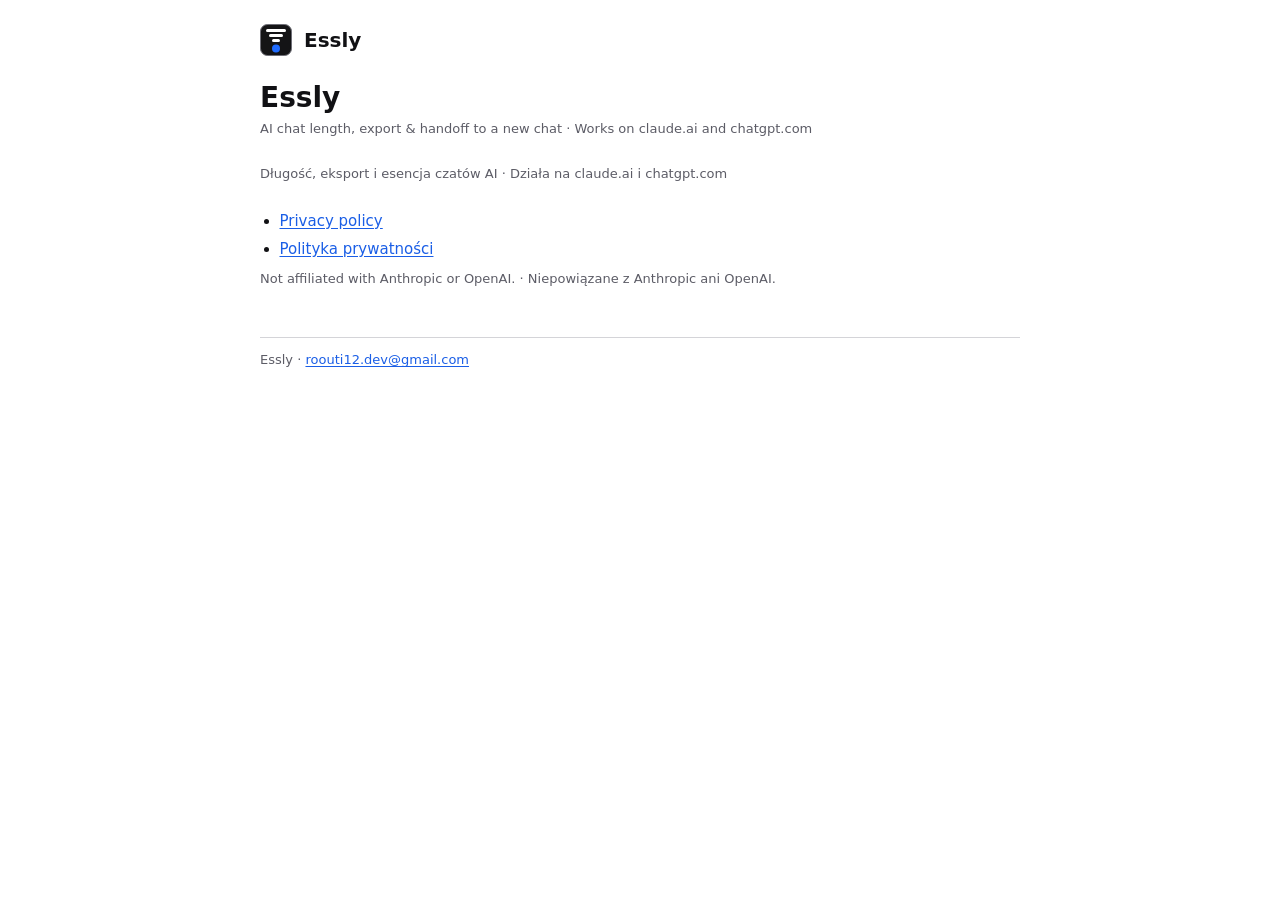
<file: index.html>
<!doctype html>
<html lang="en">
<head>
  <meta charset="utf-8">
  <meta name="viewport" content="width=device-width, initial-scale=1">
  <title>Essly</title>
  <meta name="description" content="Essly – AI chat length, export and handoff to a new chat. Works on claude.ai and chatgpt.com.">
  <link rel="icon" href="icon32.png">
  <link rel="stylesheet" href="theme.css">
  <link rel="stylesheet" href="site.css">
</head>
<body>
<div class="page">
  <header class="top">
    <img src="icon32.png" srcset="icon32.png 1x, icon128.png 4x" width="32" height="32" alt="">
    <span class="name">Essly</span>
  </header>
  <main>
    <h1>Essly</h1>
    <p class="meta">AI chat length, export &amp; handoff to a new chat · Works on claude.ai and chatgpt.com</p>
    <p lang="pl" class="meta">Długość, eksport i esencja czatów AI · Działa na claude.ai i chatgpt.com</p>
    <ul>
      <li><a href="en/privacy/">Privacy policy</a></li>
      <li><a href="privacy/" lang="pl" hreflang="pl">Polityka prywatności</a></li>
    </ul>
    <p class="meta">Not affiliated with Anthropic or OpenAI. · Niepowiązane z Anthropic ani OpenAI.</p>
  </main>
  <footer>Essly · <a href="mailto:roouti12.dev@gmail.com">roouti12.dev@gmail.com</a></footer>
</div>
</body>
</html>
</file>
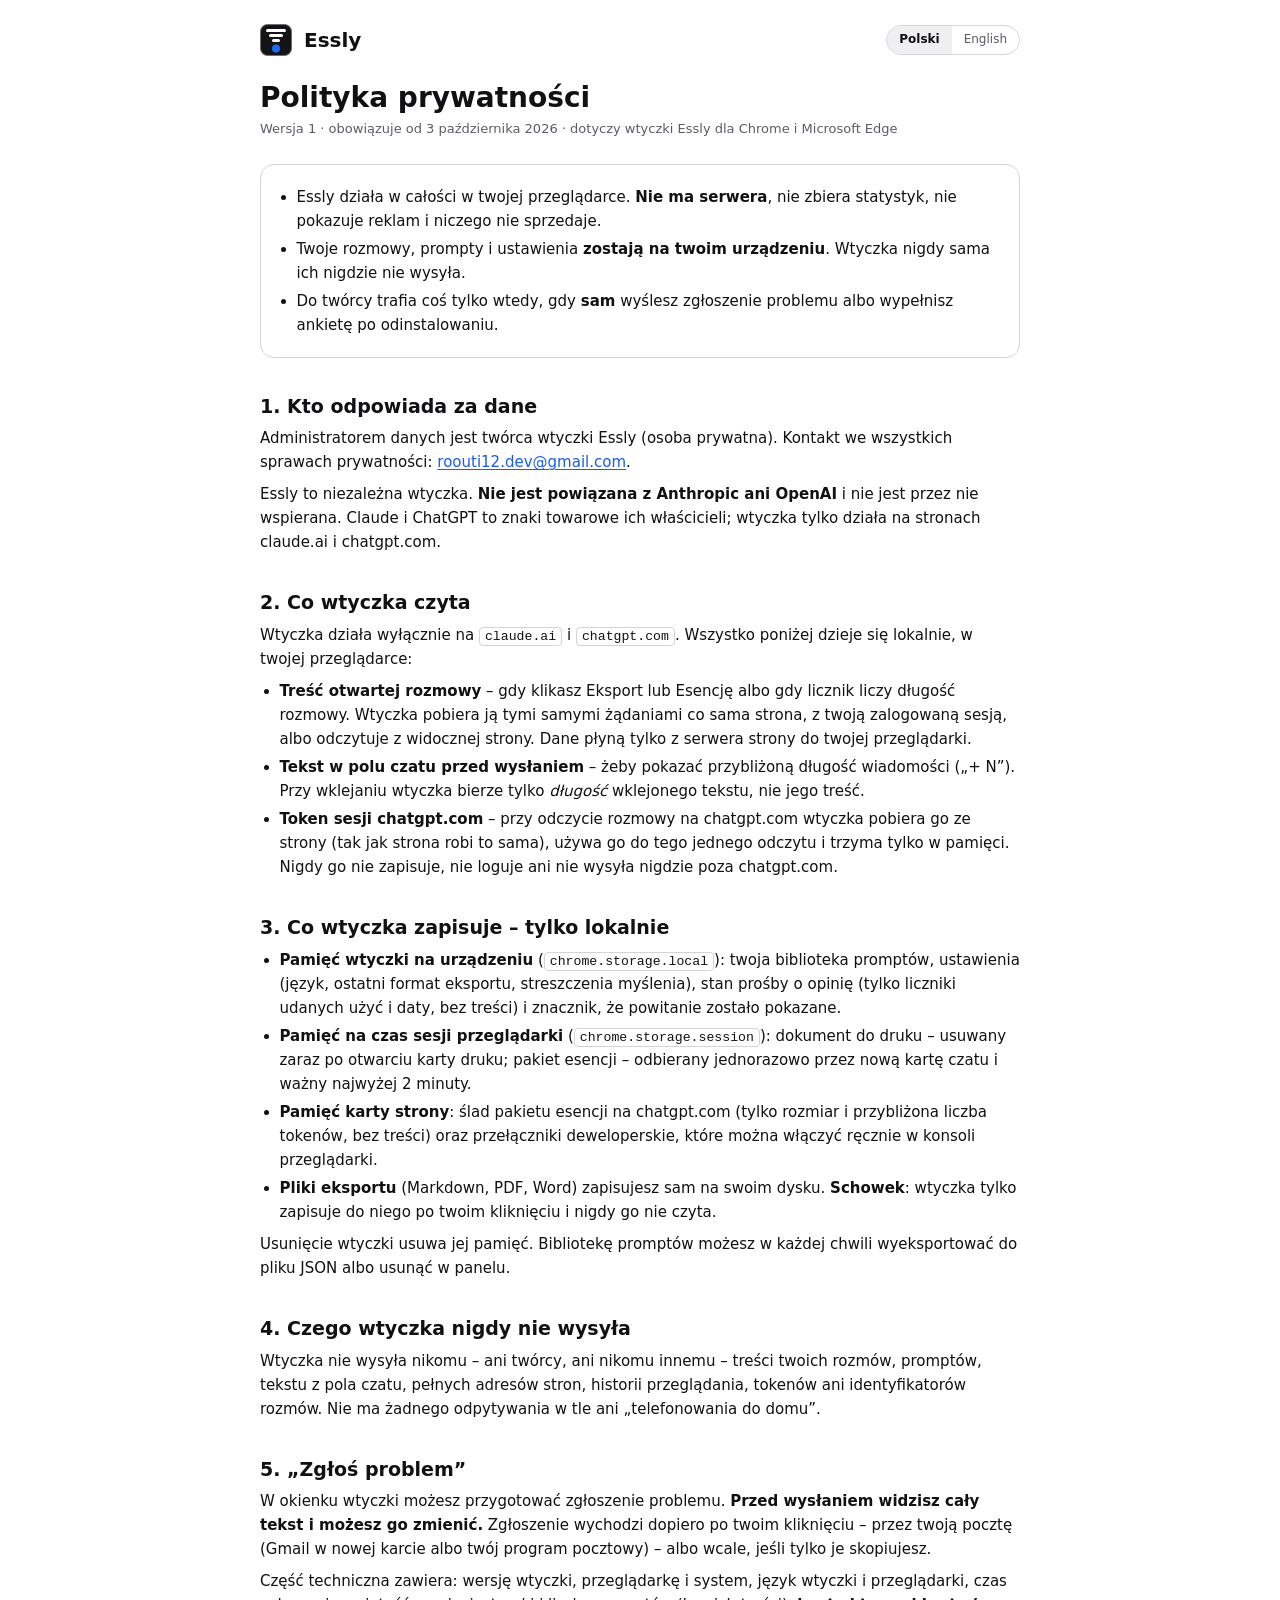
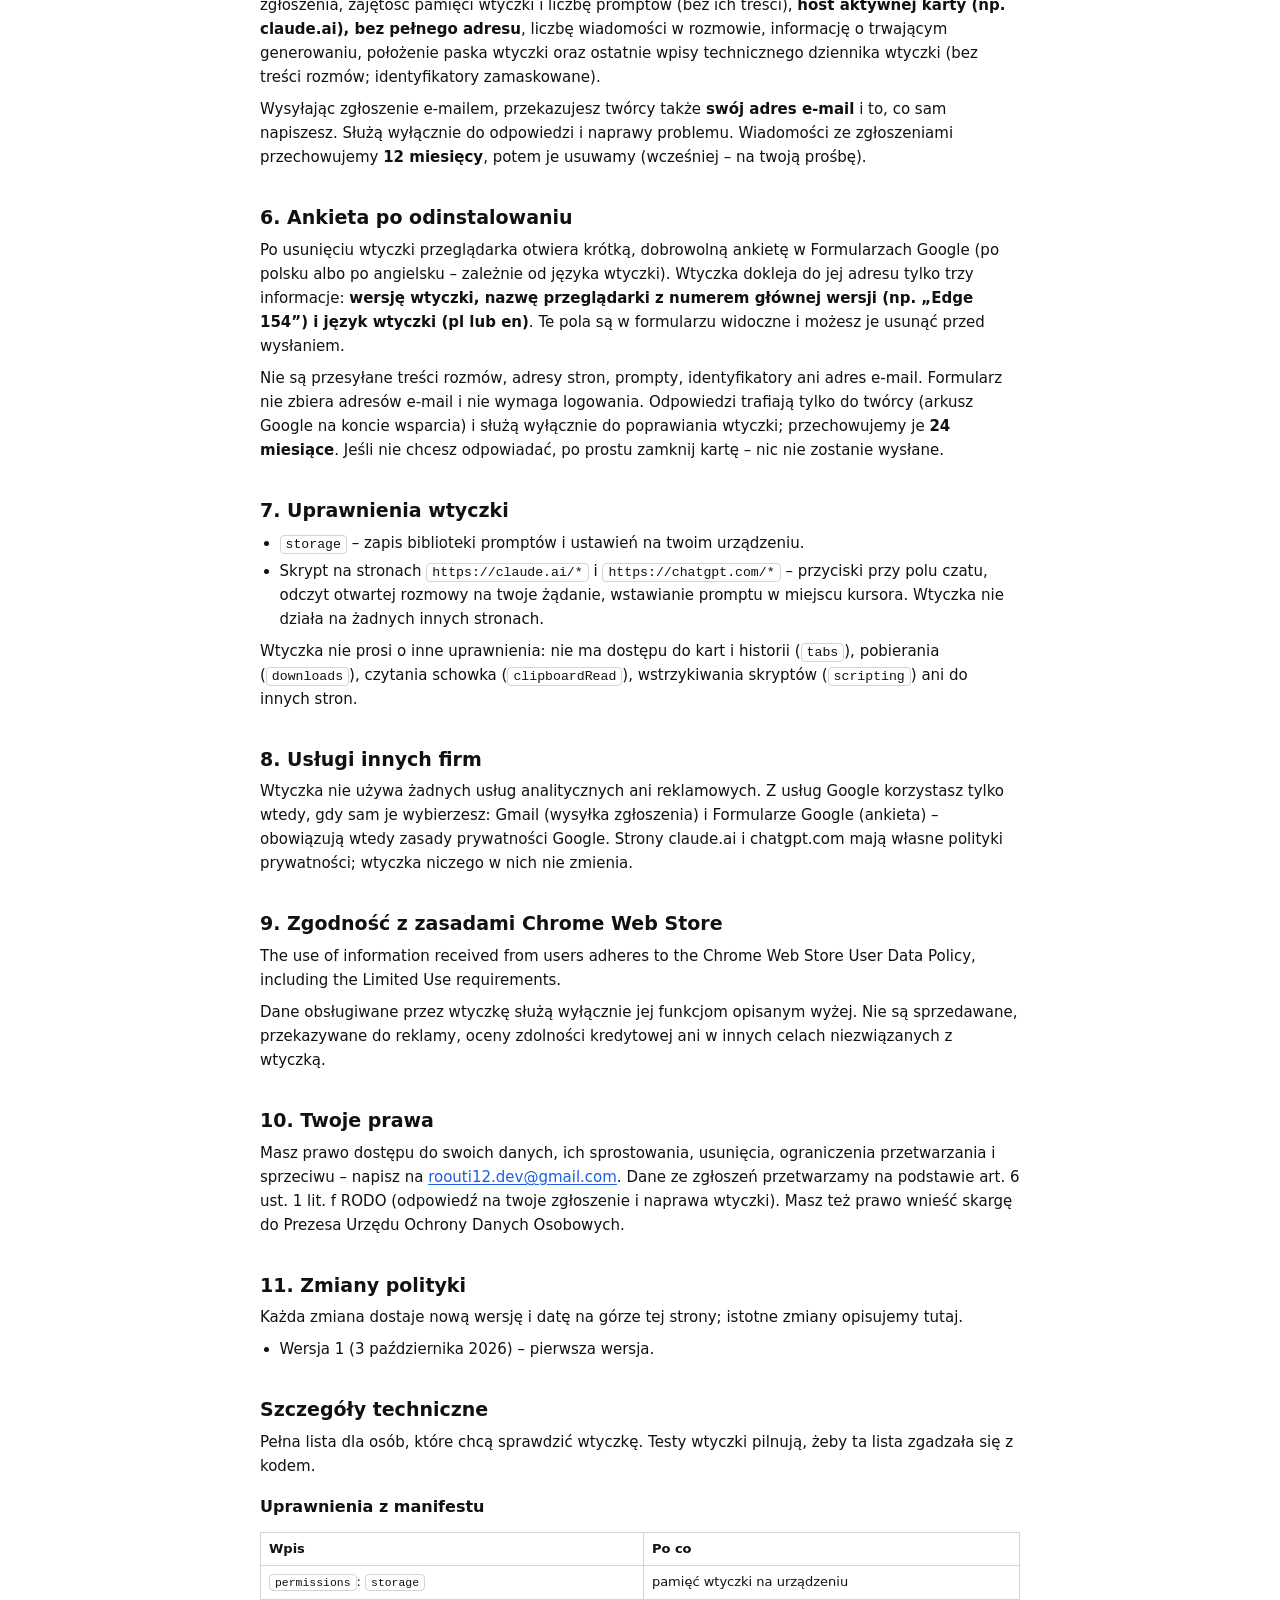
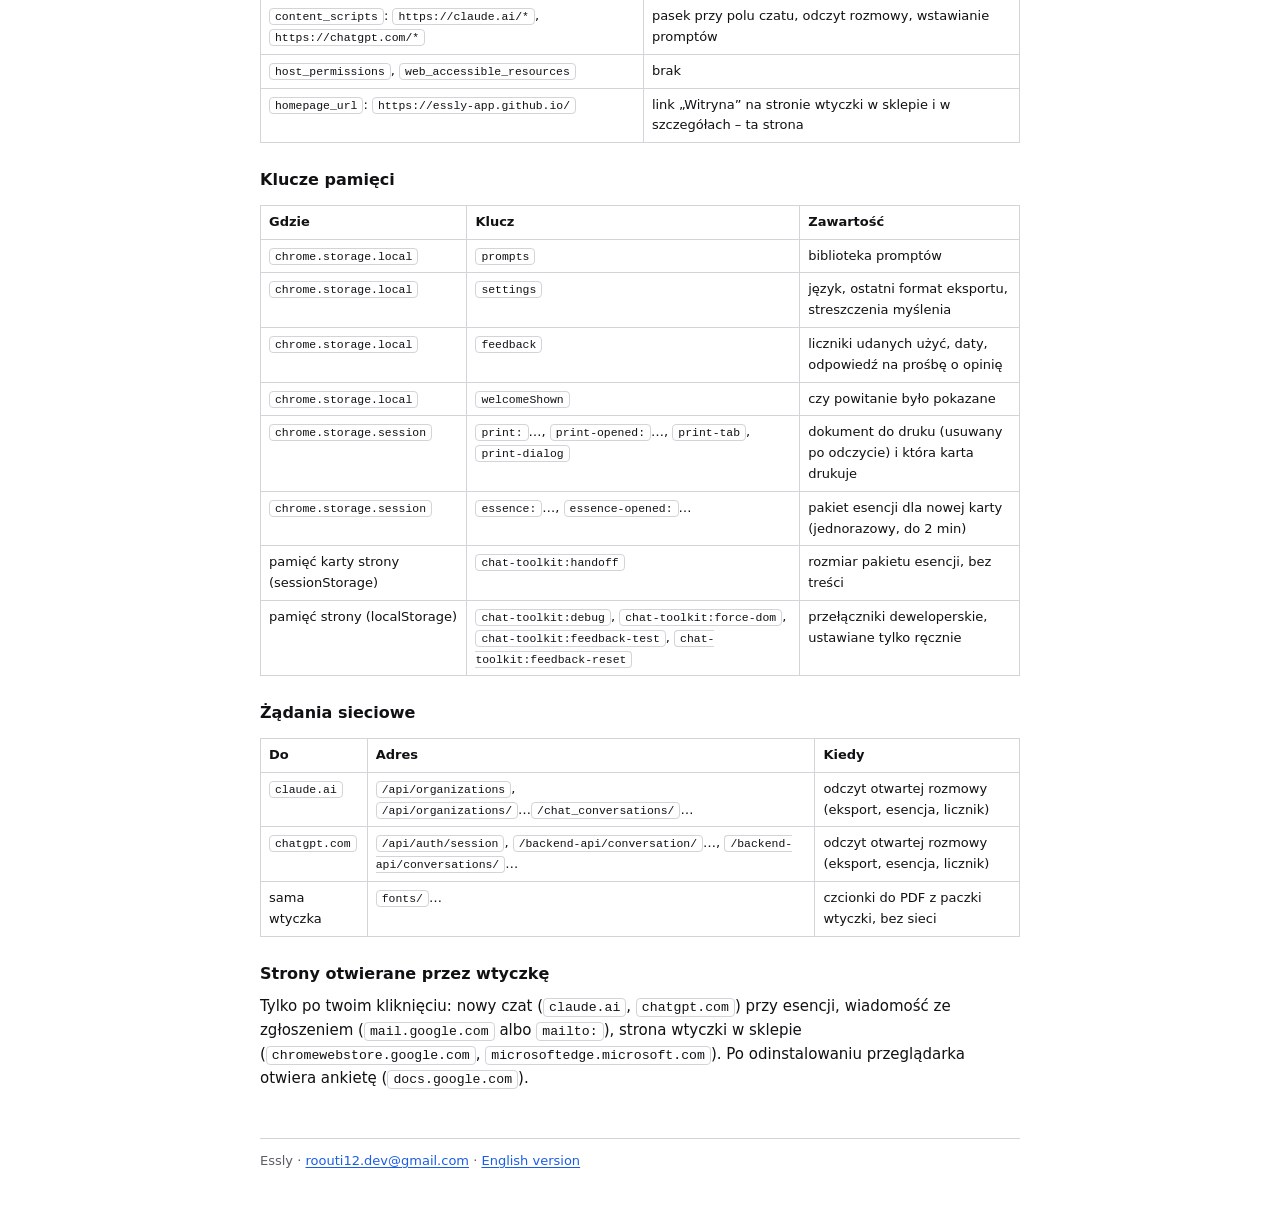
<file: privacy/index.html>
<!doctype html>
<html lang="pl">
<head>
  <meta charset="utf-8">
  <meta name="viewport" content="width=device-width, initial-scale=1">
  <title>Essly – polityka prywatności</title>
  <meta name="description" content="Polityka prywatności wtyczki Essly: co czyta, co zapisuje (tylko lokalnie), czego nigdy nie wysyła.">
  <link rel="icon" href="../icon32.png">
  <link rel="alternate" hreflang="en" href="../en/privacy/">
  <link rel="stylesheet" href="../theme.css">
  <link rel="stylesheet" href="../site.css">
</head>
<body>
<div class="page">
  <header class="top">
    <img src="../icon32.png" srcset="../icon32.png 1x, ../icon128.png 4x" width="32" height="32" alt="">
    <a class="name" href="../" style="color: inherit; text-decoration: none">Essly</a>
    <nav class="lang" aria-label="Język / Language"><span aria-current="page">Polski</span><a href="../en/privacy/" hreflang="en" lang="en">English</a></nav>
  </header>

  <main>
    <h1>Polityka prywatności</h1>
    <p class="meta">Wersja 1 · obowiązuje od 3 października 2026 · dotyczy wtyczki Essly dla Chrome i Microsoft Edge</p>

    <div class="summary">
      <ul>
        <li>Essly działa w całości w twojej przeglądarce. <strong>Nie ma serwera</strong>, nie zbiera statystyk, nie pokazuje reklam i niczego nie sprzedaje.</li>
        <li>Twoje rozmowy, prompty i ustawienia <strong>zostają na twoim urządzeniu</strong>. Wtyczka nigdy sama ich nigdzie nie wysyła.</li>
        <li>Do twórcy trafia coś tylko wtedy, gdy <strong>sam</strong> wyślesz zgłoszenie problemu albo wypełnisz ankietę po odinstalowaniu.</li>
      </ul>
    </div>

    <h2 id="administrator">1. Kto odpowiada za dane</h2>
    <p>Administratorem danych jest twórca wtyczki Essly (osoba prywatna). Kontakt we wszystkich sprawach prywatności: <a href="mailto:roouti12.dev@gmail.com">roouti12.dev@gmail.com</a>.</p>
    <p>Essly to niezależna wtyczka. <strong>Nie jest powiązana z Anthropic ani OpenAI</strong> i nie jest przez nie wspierana. Claude i ChatGPT to znaki towarowe ich właścicieli; wtyczka tylko działa na stronach claude.ai i chatgpt.com.</p>

    <h2 id="czyta">2. Co wtyczka czyta</h2>
    <p>Wtyczka działa wyłącznie na <code>claude.ai</code> i <code>chatgpt.com</code>. Wszystko poniżej dzieje się lokalnie, w twojej przeglądarce:</p>
    <ul>
      <li><strong>Treść otwartej rozmowy</strong> – gdy klikasz Eksport lub Esencję albo gdy licznik liczy długość rozmowy. Wtyczka pobiera ją tymi samymi żądaniami co sama strona, z twoją zalogowaną sesją, albo odczytuje z widocznej strony. Dane płyną tylko z serwera strony do twojej przeglądarki.</li>
      <li><strong>Tekst w polu czatu przed wysłaniem</strong> – żeby pokazać przybliżoną długość wiadomości („+ N”). Przy wklejaniu wtyczka bierze tylko <em>długość</em> wklejonego tekstu, nie jego treść.</li>
      <li><strong>Token sesji chatgpt.com</strong> – przy odczycie rozmowy na chatgpt.com wtyczka pobiera go ze strony (tak jak strona robi to sama), używa go do tego jednego odczytu i trzyma tylko w pamięci. Nigdy go nie zapisuje, nie loguje ani nie wysyła nigdzie poza chatgpt.com.</li>
    </ul>

    <h2 id="zapisuje">3. Co wtyczka zapisuje – tylko lokalnie</h2>
    <ul>
      <li><strong>Pamięć wtyczki na urządzeniu</strong> (<code>chrome.storage.local</code>): twoja biblioteka promptów, ustawienia (język, ostatni format eksportu, streszczenia myślenia), stan prośby o opinię (tylko liczniki udanych użyć i daty, bez treści) i znacznik, że powitanie zostało pokazane.</li>
      <li><strong>Pamięć na czas sesji przeglądarki</strong> (<code>chrome.storage.session</code>): dokument do druku – usuwany zaraz po otwarciu karty druku; pakiet esencji – odbierany jednorazowo przez nową kartę czatu i ważny najwyżej 2 minuty.</li>
      <li><strong>Pamięć karty strony</strong>: ślad pakietu esencji na chatgpt.com (tylko rozmiar i przybliżona liczba tokenów, bez treści) oraz przełączniki deweloperskie, które można włączyć ręcznie w konsoli przeglądarki.</li>
      <li><strong>Pliki eksportu</strong> (Markdown, PDF, Word) zapisujesz sam na swoim dysku. <strong>Schowek</strong>: wtyczka tylko zapisuje do niego po twoim kliknięciu i nigdy go nie czyta.</li>
    </ul>
    <p>Usunięcie wtyczki usuwa jej pamięć. Bibliotekę promptów możesz w każdej chwili wyeksportować do pliku JSON albo usunąć w panelu.</p>

    <h2 id="nie-wysyla">4. Czego wtyczka nigdy nie wysyła</h2>
    <p>Wtyczka nie wysyła nikomu – ani twórcy, ani nikomu innemu – treści twoich rozmów, promptów, tekstu z pola czatu, pełnych adresów stron, historii przeglądania, tokenów ani identyfikatorów rozmów. Nie ma żadnego odpytywania w tle ani „telefonowania do domu”.</p>

    <h2 id="zglos">5. „Zgłoś problem”</h2>
    <p>W okienku wtyczki możesz przygotować zgłoszenie problemu. <strong>Przed wysłaniem widzisz cały tekst i możesz go zmienić.</strong> Zgłoszenie wychodzi dopiero po twoim kliknięciu – przez twoją pocztę (Gmail w nowej karcie albo twój program pocztowy) – albo wcale, jeśli tylko je skopiujesz.</p>
    <p>Część techniczna zawiera: wersję wtyczki, przeglądarkę i system, język wtyczki i przeglądarki, czas zgłoszenia, zajętość pamięci wtyczki i liczbę promptów (bez ich treści), <strong>host aktywnej karty (np. claude.ai), bez pełnego adresu</strong>, liczbę wiadomości w rozmowie, informację o trwającym generowaniu, położenie paska wtyczki oraz ostatnie wpisy technicznego dziennika wtyczki (bez treści rozmów; identyfikatory zamaskowane).</p>
    <p>Wysyłając zgłoszenie e-mailem, przekazujesz twórcy także <strong>swój adres e-mail</strong> i to, co sam napiszesz. Służą wyłącznie do odpowiedzi i naprawy problemu. Wiadomości ze zgłoszeniami przechowujemy <strong>12 miesięcy</strong>, potem je usuwamy (wcześniej – na twoją prośbę).</p>

    <h2 id="ankieta">6. Ankieta po odinstalowaniu</h2>
    <p>Po usunięciu wtyczki przeglądarka otwiera krótką, dobrowolną ankietę w Formularzach Google (po polsku albo po angielsku – zależnie od języka wtyczki). Wtyczka dokleja do jej adresu tylko trzy informacje: <strong>wersję wtyczki, nazwę przeglądarki z numerem głównej wersji (np. „Edge 154”) i język wtyczki (pl lub en)</strong>. Te pola są w formularzu widoczne i możesz je usunąć przed wysłaniem.</p>
    <p>Nie są przesyłane treści rozmów, adresy stron, prompty, identyfikatory ani adres e-mail. Formularz nie zbiera adresów e-mail i nie wymaga logowania. Odpowiedzi trafiają tylko do twórcy (arkusz Google na koncie wsparcia) i służą wyłącznie do poprawiania wtyczki; przechowujemy je <strong>24 miesiące</strong>. Jeśli nie chcesz odpowiadać, po prostu zamknij kartę – nic nie zostanie wysłane.</p>

    <h2 id="uprawnienia">7. Uprawnienia wtyczki</h2>
    <ul>
      <li><code>storage</code> – zapis biblioteki promptów i ustawień na twoim urządzeniu.</li>
      <li>Skrypt na stronach <code>https://claude.ai/*</code> i <code>https://chatgpt.com/*</code> – przyciski przy polu czatu, odczyt otwartej rozmowy na twoje żądanie, wstawianie promptu w miejscu kursora. Wtyczka nie działa na żadnych innych stronach.</li>
    </ul>
    <p>Wtyczka nie prosi o inne uprawnienia: nie ma dostępu do kart i historii (<code>tabs</code>), pobierania (<code>downloads</code>), czytania schowka (<code>clipboardRead</code>), wstrzykiwania skryptów (<code>scripting</code>) ani do innych stron.</p>

    <h2 id="inne">8. Usługi innych firm</h2>
    <p>Wtyczka nie używa żadnych usług analitycznych ani reklamowych. Z usług Google korzystasz tylko wtedy, gdy sam je wybierzesz: Gmail (wysyłka zgłoszenia) i Formularze Google (ankieta) – obowiązują wtedy zasady prywatności Google. Strony claude.ai i chatgpt.com mają własne polityki prywatności; wtyczka niczego w nich nie zmienia.</p>

    <h2 id="limited-use">9. Zgodność z zasadami Chrome Web Store</h2>
    <p lang="en">The use of information received from users adheres to the Chrome Web Store User Data Policy, including the Limited Use requirements.</p>
    <p>Dane obsługiwane przez wtyczkę służą wyłącznie jej funkcjom opisanym wyżej. Nie są sprzedawane, przekazywane do reklamy, oceny zdolności kredytowej ani w innych celach niezwiązanych z wtyczką.</p>

    <h2 id="prawa">10. Twoje prawa</h2>
    <p>Masz prawo dostępu do swoich danych, ich sprostowania, usunięcia, ograniczenia przetwarzania i sprzeciwu – napisz na <a href="mailto:roouti12.dev@gmail.com">roouti12.dev@gmail.com</a>. Dane ze zgłoszeń przetwarzamy na podstawie art. 6 ust. 1 lit. f RODO (odpowiedź na twoje zgłoszenie i naprawa wtyczki). Masz też prawo wnieść skargę do Prezesa Urzędu Ochrony Danych Osobowych.</p>

    <h2 id="zmiany">11. Zmiany polityki</h2>
    <p>Każda zmiana dostaje nową wersję i datę na górze tej strony; istotne zmiany opisujemy tutaj.</p>
    <ul><li>Wersja 1 (3 października 2026) – pierwsza wersja.</li></ul>

    <h2 id="szczegoly">Szczegóły techniczne</h2>
    <p>Pełna lista dla osób, które chcą sprawdzić wtyczkę. Testy wtyczki pilnują, żeby ta lista zgadzała się z kodem.</p>
    <h3>Uprawnienia z manifestu</h3>
    <div class="table"><table>
      <tr><th>Wpis</th><th>Po co</th></tr>
      <tr><td><code>permissions</code>: <code>storage</code></td><td>pamięć wtyczki na urządzeniu</td></tr>
      <tr><td><code>content_scripts</code>: <code>https://claude.ai/*</code>, <code>https://chatgpt.com/*</code></td><td>pasek przy polu czatu, odczyt rozmowy, wstawianie promptów</td></tr>
      <tr><td><code>host_permissions</code>, <code>web_accessible_resources</code></td><td>brak</td></tr>
      <tr><td><code>homepage_url</code>: <code>https://essly-app.github.io/</code></td><td>link „Witryna” na stronie wtyczki w sklepie i w szczegółach – ta strona</td></tr>
    </table></div>
    <h3>Klucze pamięci</h3>
    <div class="table"><table>
      <tr><th>Gdzie</th><th>Klucz</th><th>Zawartość</th></tr>
      <tr><td><code>chrome.storage.local</code></td><td><code>prompts</code></td><td>biblioteka promptów</td></tr>
      <tr><td><code>chrome.storage.local</code></td><td><code>settings</code></td><td>język, ostatni format eksportu, streszczenia myślenia</td></tr>
      <tr><td><code>chrome.storage.local</code></td><td><code>feedback</code></td><td>liczniki udanych użyć, daty, odpowiedź na prośbę o opinię</td></tr>
      <tr><td><code>chrome.storage.local</code></td><td><code>welcomeShown</code></td><td>czy powitanie było pokazane</td></tr>
      <tr><td><code>chrome.storage.session</code></td><td><code>print:</code>…, <code>print-opened:</code>…, <code>print-tab</code>, <code>print-dialog</code></td><td>dokument do druku (usuwany po odczycie) i która karta drukuje</td></tr>
      <tr><td><code>chrome.storage.session</code></td><td><code>essence:</code>…, <code>essence-opened:</code>…</td><td>pakiet esencji dla nowej karty (jednorazowy, do 2 min)</td></tr>
      <tr><td>pamięć karty strony (sessionStorage)</td><td><code>chat-toolkit:handoff</code></td><td>rozmiar pakietu esencji, bez treści</td></tr>
      <tr><td>pamięć strony (localStorage)</td><td><code>chat-toolkit:debug</code>, <code>chat-toolkit:force-dom</code>, <code>chat-toolkit:feedback-test</code>, <code>chat-toolkit:feedback-reset</code></td><td>przełączniki deweloperskie, ustawiane tylko ręcznie</td></tr>
    </table></div>
    <h3>Żądania sieciowe</h3>
    <div class="table"><table>
      <tr><th>Do</th><th>Adres</th><th>Kiedy</th></tr>
      <tr><td><code>claude.ai</code></td><td><code>/api/organizations</code>, <code>/api/organizations/</code>…<code>/chat_conversations/</code>…</td><td>odczyt otwartej rozmowy (eksport, esencja, licznik)</td></tr>
      <tr><td><code>chatgpt.com</code></td><td><code>/api/auth/session</code>, <code>/backend-api/conversation/</code>…, <code>/backend-api/conversations/</code>…</td><td>odczyt otwartej rozmowy (eksport, esencja, licznik)</td></tr>
      <tr><td>sama wtyczka</td><td><code>fonts/</code>…</td><td>czcionki do PDF z paczki wtyczki, bez sieci</td></tr>
    </table></div>
    <h3>Strony otwierane przez wtyczkę</h3>
    <p>Tylko po twoim kliknięciu: nowy czat (<code>claude.ai</code>, <code>chatgpt.com</code>) przy esencji, wiadomość ze zgłoszeniem (<code>mail.google.com</code> albo <code>mailto:</code>), strona wtyczki w sklepie (<code>chromewebstore.google.com</code>, <code>microsoftedge.microsoft.com</code>). Po odinstalowaniu przeglądarka otwiera ankietę (<code>docs.google.com</code>).</p>
  </main>

  <footer>Essly · <a href="mailto:roouti12.dev@gmail.com">roouti12.dev@gmail.com</a> · <a href="../en/privacy/" hreflang="en" lang="en">English version</a></footer>
</div>
</body>
</html>
</file>
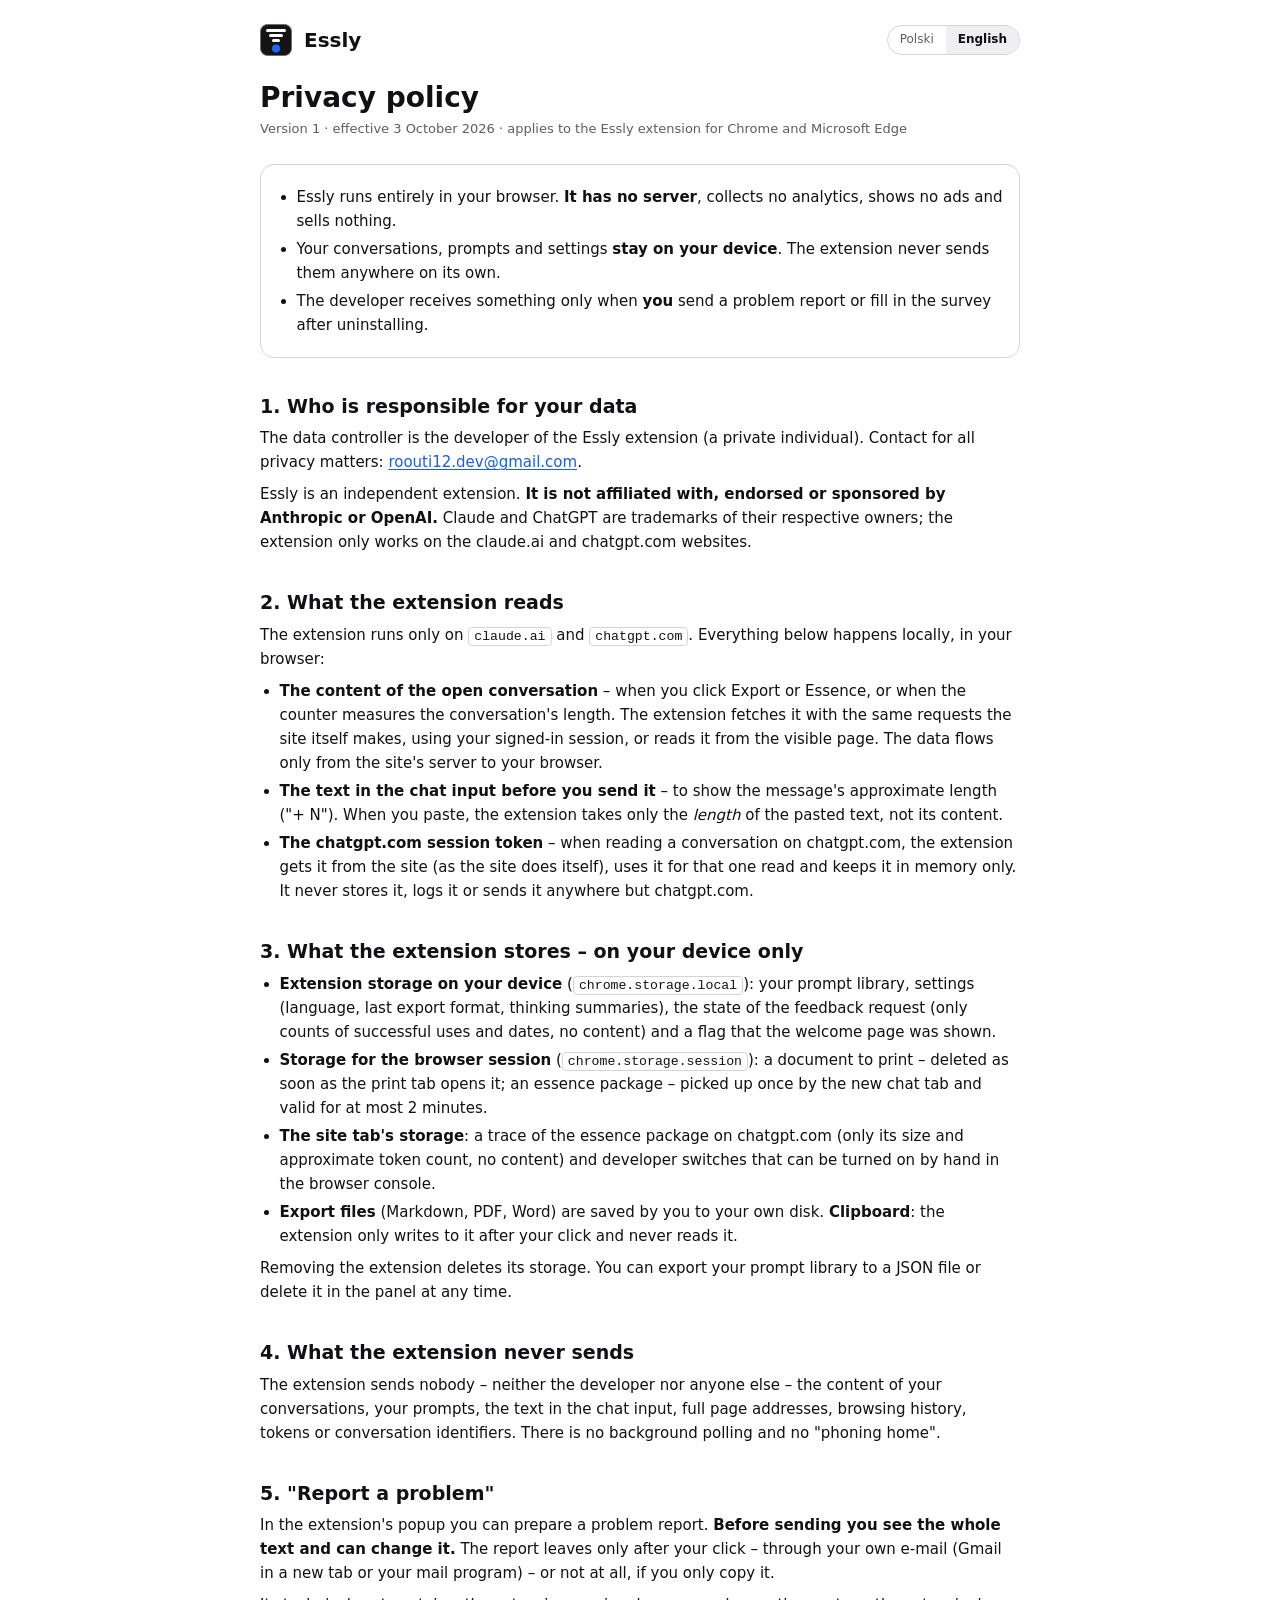
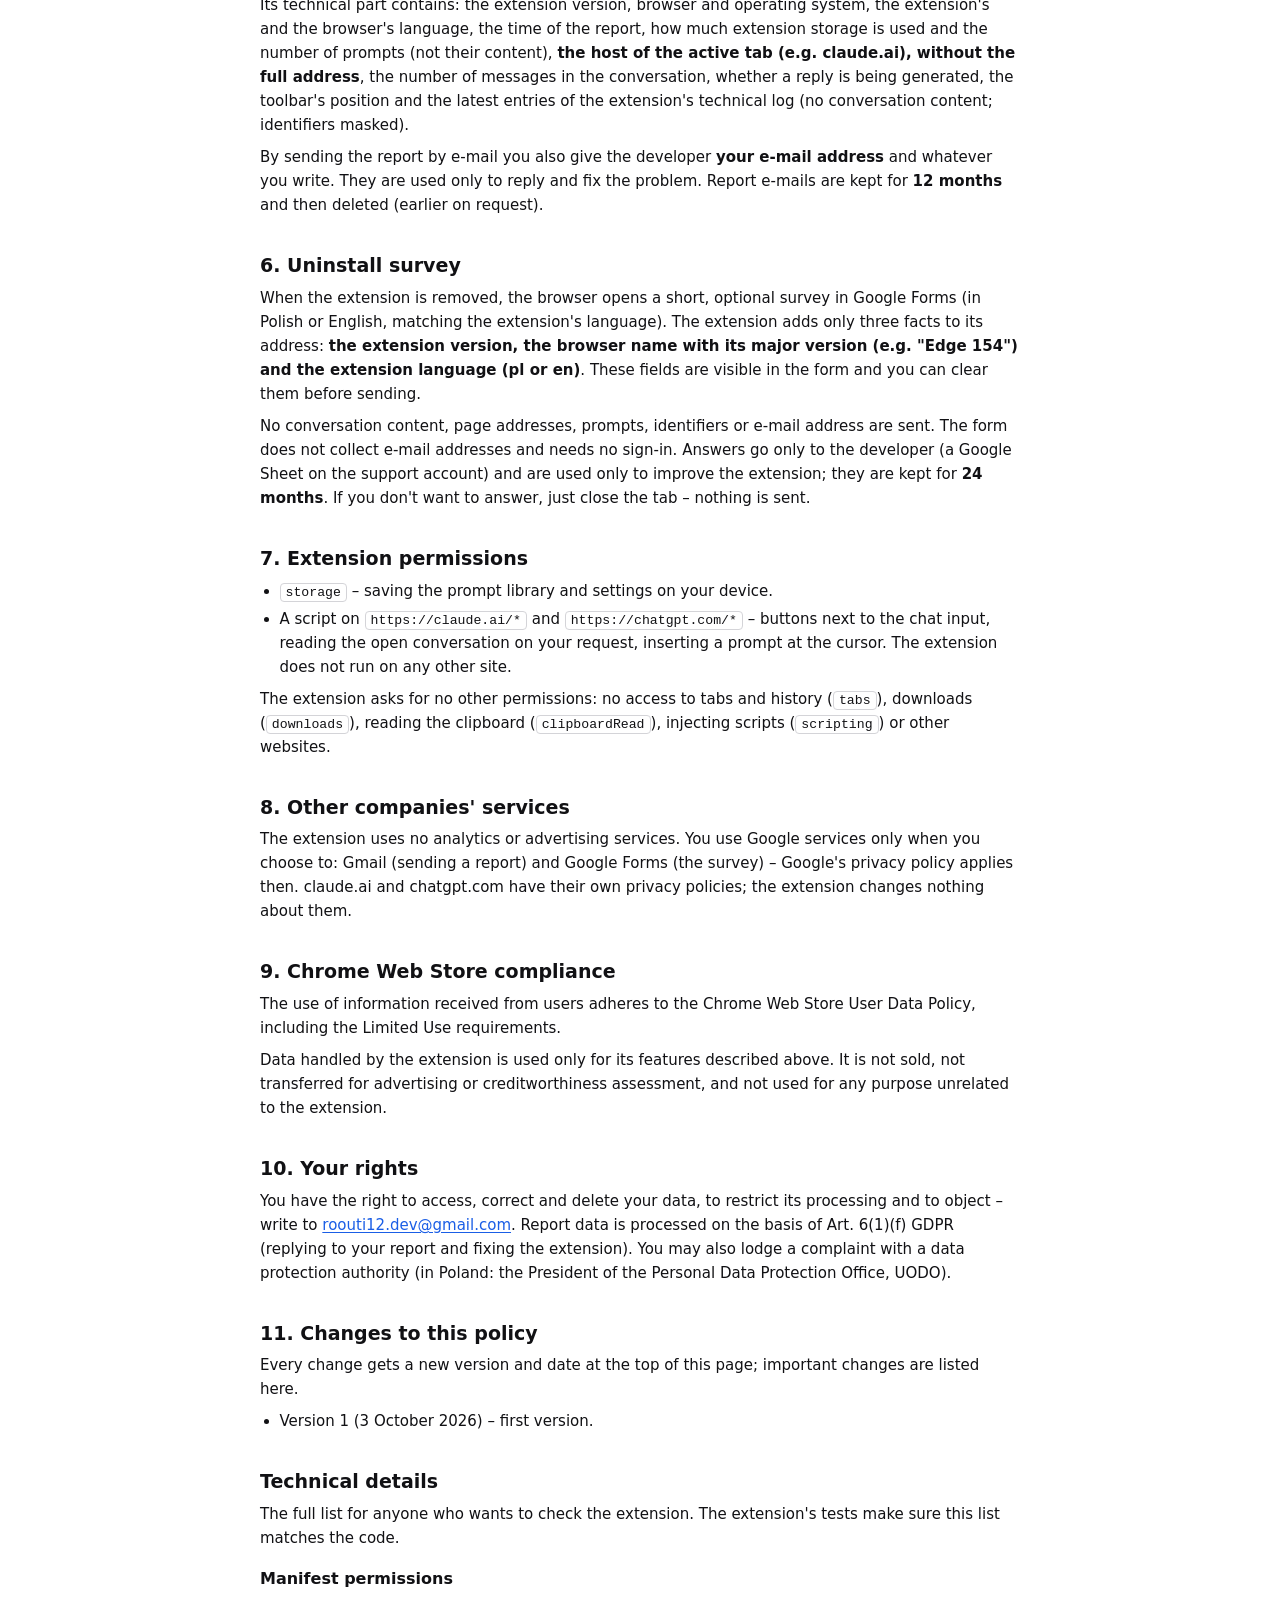
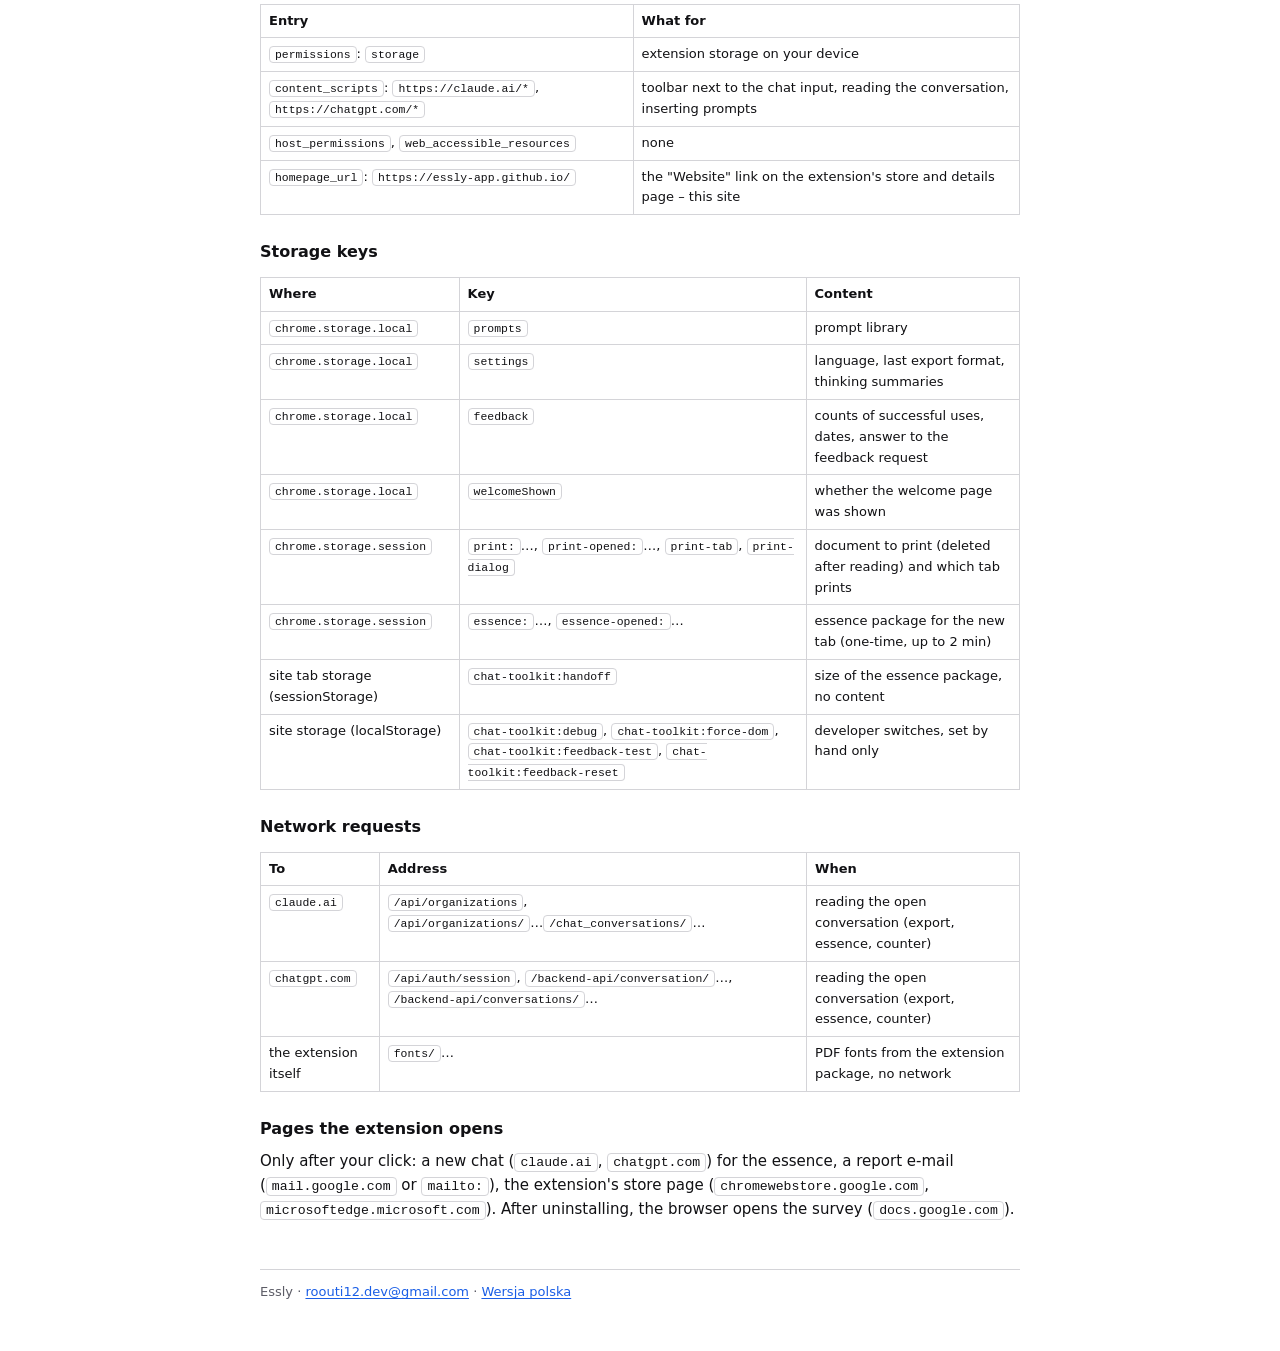
<file: en/privacy/index.html>
<!doctype html>
<html lang="en">
<head>
  <meta charset="utf-8">
  <meta name="viewport" content="width=device-width, initial-scale=1">
  <title>Essly – Privacy policy</title>
  <meta name="description" content="Privacy policy of the Essly extension: what it reads, what it stores (on your device only), what it never sends.">
  <link rel="icon" href="../../icon32.png">
  <link rel="alternate" hreflang="pl" href="../../privacy/">
  <link rel="stylesheet" href="../../theme.css">
  <link rel="stylesheet" href="../../site.css">
</head>
<body>
<div class="page">
  <header class="top">
    <img src="../../icon32.png" srcset="../../icon32.png 1x, ../../icon128.png 4x" width="32" height="32" alt="">
    <a class="name" href="../../" style="color: inherit; text-decoration: none">Essly</a>
    <nav class="lang" aria-label="Language / Język"><a href="../../privacy/" hreflang="pl" lang="pl">Polski</a><span aria-current="page">English</span></nav>
  </header>

  <main>
    <h1>Privacy policy</h1>
    <p class="meta">Version 1 · effective 3 October 2026 · applies to the Essly extension for Chrome and Microsoft Edge</p>

    <div class="summary">
      <ul>
        <li>Essly runs entirely in your browser. <strong>It has no server</strong>, collects no analytics, shows no ads and sells nothing.</li>
        <li>Your conversations, prompts and settings <strong>stay on your device</strong>. The extension never sends them anywhere on its own.</li>
        <li>The developer receives something only when <strong>you</strong> send a problem report or fill in the survey after uninstalling.</li>
      </ul>
    </div>

    <h2 id="controller">1. Who is responsible for your data</h2>
    <p>The data controller is the developer of the Essly extension (a private individual). Contact for all privacy matters: <a href="mailto:roouti12.dev@gmail.com">roouti12.dev@gmail.com</a>.</p>
    <p>Essly is an independent extension. <strong>It is not affiliated with, endorsed or sponsored by Anthropic or OpenAI.</strong> Claude and ChatGPT are trademarks of their respective owners; the extension only works on the claude.ai and chatgpt.com websites.</p>

    <h2 id="reads">2. What the extension reads</h2>
    <p>The extension runs only on <code>claude.ai</code> and <code>chatgpt.com</code>. Everything below happens locally, in your browser:</p>
    <ul>
      <li><strong>The content of the open conversation</strong> – when you click Export or Essence, or when the counter measures the conversation's length. The extension fetches it with the same requests the site itself makes, using your signed-in session, or reads it from the visible page. The data flows only from the site's server to your browser.</li>
      <li><strong>The text in the chat input before you send it</strong> – to show the message's approximate length ("+ N"). When you paste, the extension takes only the <em>length</em> of the pasted text, not its content.</li>
      <li><strong>The chatgpt.com session token</strong> – when reading a conversation on chatgpt.com, the extension gets it from the site (as the site does itself), uses it for that one read and keeps it in memory only. It never stores it, logs it or sends it anywhere but chatgpt.com.</li>
    </ul>

    <h2 id="stores">3. What the extension stores – on your device only</h2>
    <ul>
      <li><strong>Extension storage on your device</strong> (<code>chrome.storage.local</code>): your prompt library, settings (language, last export format, thinking summaries), the state of the feedback request (only counts of successful uses and dates, no content) and a flag that the welcome page was shown.</li>
      <li><strong>Storage for the browser session</strong> (<code>chrome.storage.session</code>): a document to print – deleted as soon as the print tab opens it; an essence package – picked up once by the new chat tab and valid for at most 2 minutes.</li>
      <li><strong>The site tab's storage</strong>: a trace of the essence package on chatgpt.com (only its size and approximate token count, no content) and developer switches that can be turned on by hand in the browser console.</li>
      <li><strong>Export files</strong> (Markdown, PDF, Word) are saved by you to your own disk. <strong>Clipboard</strong>: the extension only writes to it after your click and never reads it.</li>
    </ul>
    <p>Removing the extension deletes its storage. You can export your prompt library to a JSON file or delete it in the panel at any time.</p>

    <h2 id="never">4. What the extension never sends</h2>
    <p>The extension sends nobody – neither the developer nor anyone else – the content of your conversations, your prompts, the text in the chat input, full page addresses, browsing history, tokens or conversation identifiers. There is no background polling and no "phoning home".</p>

    <h2 id="report">5. "Report a problem"</h2>
    <p>In the extension's popup you can prepare a problem report. <strong>Before sending you see the whole text and can change it.</strong> The report leaves only after your click – through your own e-mail (Gmail in a new tab or your mail program) – or not at all, if you only copy it.</p>
    <p>Its technical part contains: the extension version, browser and operating system, the extension's and the browser's language, the time of the report, how much extension storage is used and the number of prompts (not their content), <strong>the host of the active tab (e.g. claude.ai), without the full address</strong>, the number of messages in the conversation, whether a reply is being generated, the toolbar's position and the latest entries of the extension's technical log (no conversation content; identifiers masked).</p>
    <p>By sending the report by e-mail you also give the developer <strong>your e-mail address</strong> and whatever you write. They are used only to reply and fix the problem. Report e-mails are kept for <strong>12 months</strong> and then deleted (earlier on request).</p>

    <h2 id="survey">6. Uninstall survey</h2>
    <p>When the extension is removed, the browser opens a short, optional survey in Google Forms (in Polish or English, matching the extension's language). The extension adds only three facts to its address: <strong>the extension version, the browser name with its major version (e.g. "Edge 154") and the extension language (pl or en)</strong>. These fields are visible in the form and you can clear them before sending.</p>
    <p>No conversation content, page addresses, prompts, identifiers or e-mail address are sent. The form does not collect e-mail addresses and needs no sign-in. Answers go only to the developer (a Google Sheet on the support account) and are used only to improve the extension; they are kept for <strong>24 months</strong>. If you don't want to answer, just close the tab – nothing is sent.</p>

    <h2 id="permissions">7. Extension permissions</h2>
    <ul>
      <li><code>storage</code> – saving the prompt library and settings on your device.</li>
      <li>A script on <code>https://claude.ai/*</code> and <code>https://chatgpt.com/*</code> – buttons next to the chat input, reading the open conversation on your request, inserting a prompt at the cursor. The extension does not run on any other site.</li>
    </ul>
    <p>The extension asks for no other permissions: no access to tabs and history (<code>tabs</code>), downloads (<code>downloads</code>), reading the clipboard (<code>clipboardRead</code>), injecting scripts (<code>scripting</code>) or other websites.</p>

    <h2 id="third-parties">8. Other companies' services</h2>
    <p>The extension uses no analytics or advertising services. You use Google services only when you choose to: Gmail (sending a report) and Google Forms (the survey) – Google's privacy policy applies then. claude.ai and chatgpt.com have their own privacy policies; the extension changes nothing about them.</p>

    <h2 id="limited-use">9. Chrome Web Store compliance</h2>
    <p>The use of information received from users adheres to the Chrome Web Store User Data Policy, including the Limited Use requirements.</p>
    <p>Data handled by the extension is used only for its features described above. It is not sold, not transferred for advertising or creditworthiness assessment, and not used for any purpose unrelated to the extension.</p>

    <h2 id="rights">10. Your rights</h2>
    <p>You have the right to access, correct and delete your data, to restrict its processing and to object – write to <a href="mailto:roouti12.dev@gmail.com">roouti12.dev@gmail.com</a>. Report data is processed on the basis of Art. 6(1)(f) GDPR (replying to your report and fixing the extension). You may also lodge a complaint with a data protection authority (in Poland: the President of the Personal Data Protection Office, UODO).</p>

    <h2 id="changes">11. Changes to this policy</h2>
    <p>Every change gets a new version and date at the top of this page; important changes are listed here.</p>
    <ul><li>Version 1 (3 October 2026) – first version.</li></ul>

    <h2 id="details">Technical details</h2>
    <p>The full list for anyone who wants to check the extension. The extension's tests make sure this list matches the code.</p>
    <h3>Manifest permissions</h3>
    <div class="table"><table>
      <tr><th>Entry</th><th>What for</th></tr>
      <tr><td><code>permissions</code>: <code>storage</code></td><td>extension storage on your device</td></tr>
      <tr><td><code>content_scripts</code>: <code>https://claude.ai/*</code>, <code>https://chatgpt.com/*</code></td><td>toolbar next to the chat input, reading the conversation, inserting prompts</td></tr>
      <tr><td><code>host_permissions</code>, <code>web_accessible_resources</code></td><td>none</td></tr>
      <tr><td><code>homepage_url</code>: <code>https://essly-app.github.io/</code></td><td>the "Website" link on the extension's store and details page – this site</td></tr>
    </table></div>
    <h3>Storage keys</h3>
    <div class="table"><table>
      <tr><th>Where</th><th>Key</th><th>Content</th></tr>
      <tr><td><code>chrome.storage.local</code></td><td><code>prompts</code></td><td>prompt library</td></tr>
      <tr><td><code>chrome.storage.local</code></td><td><code>settings</code></td><td>language, last export format, thinking summaries</td></tr>
      <tr><td><code>chrome.storage.local</code></td><td><code>feedback</code></td><td>counts of successful uses, dates, answer to the feedback request</td></tr>
      <tr><td><code>chrome.storage.local</code></td><td><code>welcomeShown</code></td><td>whether the welcome page was shown</td></tr>
      <tr><td><code>chrome.storage.session</code></td><td><code>print:</code>…, <code>print-opened:</code>…, <code>print-tab</code>, <code>print-dialog</code></td><td>document to print (deleted after reading) and which tab prints</td></tr>
      <tr><td><code>chrome.storage.session</code></td><td><code>essence:</code>…, <code>essence-opened:</code>…</td><td>essence package for the new tab (one-time, up to 2 min)</td></tr>
      <tr><td>site tab storage (sessionStorage)</td><td><code>chat-toolkit:handoff</code></td><td>size of the essence package, no content</td></tr>
      <tr><td>site storage (localStorage)</td><td><code>chat-toolkit:debug</code>, <code>chat-toolkit:force-dom</code>, <code>chat-toolkit:feedback-test</code>, <code>chat-toolkit:feedback-reset</code></td><td>developer switches, set by hand only</td></tr>
    </table></div>
    <h3>Network requests</h3>
    <div class="table"><table>
      <tr><th>To</th><th>Address</th><th>When</th></tr>
      <tr><td><code>claude.ai</code></td><td><code>/api/organizations</code>, <code>/api/organizations/</code>…<code>/chat_conversations/</code>…</td><td>reading the open conversation (export, essence, counter)</td></tr>
      <tr><td><code>chatgpt.com</code></td><td><code>/api/auth/session</code>, <code>/backend-api/conversation/</code>…, <code>/backend-api/conversations/</code>…</td><td>reading the open conversation (export, essence, counter)</td></tr>
      <tr><td>the extension itself</td><td><code>fonts/</code>…</td><td>PDF fonts from the extension package, no network</td></tr>
    </table></div>
    <h3>Pages the extension opens</h3>
    <p>Only after your click: a new chat (<code>claude.ai</code>, <code>chatgpt.com</code>) for the essence, a report e-mail (<code>mail.google.com</code> or <code>mailto:</code>), the extension's store page (<code>chromewebstore.google.com</code>, <code>microsoftedge.microsoft.com</code>). After uninstalling, the browser opens the survey (<code>docs.google.com</code>).</p>
  </main>

  <footer>Essly · <a href="mailto:roouti12.dev@gmail.com">roouti12.dev@gmail.com</a> · <a href="../../privacy/" hreflang="pl" lang="pl">Wersja polska</a></footer>
</div>
</body>
</html>
</file>
<file: theme.css>
/* Design tokens – the only place colours, radii, spacing, type sizes and shadows are defined.
   Style of the C2 icon: black and white, one electric blue as the only accent; amber only for
   warnings, red only for errors and "Delete". Two themes:
   - extension pages (popup, report, welcome, print screen): light when the system asks for it
     (prefers-color-scheme), dark otherwise – dark is the default;
   - shadow roots on chat pages (toolbar, menus, popover, pills, prompts panel): the page's own theme,
     set by the script as data-theme="light|dark" on the host (taken from the page background).
   Every text/background pair used is checked for WCAG AA by tests/theme.test.ts. */
:root,
:host {
  --ct-bg: #0b0b0c;
  --ct-surface: #141416;          /* the icon's tile */
  --ct-surface-raised: #1c1c1f;   /* menus, popover, pills, panel */
  --ct-hover: #2a2a2f;            /* hovered menu item, list row, pressed button */
  --ct-border: #34343a;
  --ct-border-strong: #6e6e76;    /* the icon's hairline: borders that must show */
  --ct-code-bg: #1c1c1f;          /* code, math, message headings on the print sheet */
  --ct-warning-bg: #2b2210;       /* warning blocks (behind --ct-text) */
  --ct-control-bg: #141416;       /* toolbar buttons; on chat pages the composer's own colour (ui/pageTheme.ts) */
  --ct-control-border: #34343a;   /* toolbar buttons: must stand out on the page around the composer */
  --ct-text: #f5f5f7;
  --ct-text-muted: #a8a8b0;
  --ct-accent: #1f6bff;           /* the only accent: primary buttons, focus, chosen items, the dot */
  --ct-accent-text: #5b95ff;      /* the accent as text or icon */
  --ct-on-accent: #ffffff;
  --ct-warning: #f5a524;          /* warnings only: incomplete results, long conversations, duplicates */
  --ct-warning-text: #f5c46b;
  --ct-on-warning: #141414;
  --ct-danger: #cf3a3f;           /* errors and "Delete" only */
  --ct-danger-text: #ff8a8d;
  --ct-on-danger: #ffffff;
  --ct-shadow-sm: 0 1px 2px rgba(0, 0, 0, 0.4), 0 2px 8px rgba(0, 0, 0, 0.3);  /* toolbar buttons */
  --ct-shadow: 0 8px 24px rgba(0, 0, 0, 0.5);                                   /* menus, popover, pills, cards */

  --ct-font: system-ui, -apple-system, "Segoe UI", Roboto, sans-serif;
  --ct-font-size: 14px;
  --ct-font-xs: 11px;
  --ct-font-sm: 12px;
  --ct-font-md: 13px;
  --ct-font-lg: 16px;
  --ct-radius-sm: 6px;    /* fields, menu items, small buttons */
  --ct-radius: 10px;      /* menus, popover, cards */
  --ct-radius-lg: 14px;   /* pages' main card, the rating question */
  --ct-radius-pill: 999px; /* toolbar buttons, pills */
  --ct-space-1: 4px;
  --ct-space-2: 8px;
  --ct-space-3: 12px;
  --ct-space-4: 16px;
  --ct-space-5: 24px;
  --ct-transition: 120ms;
  --ct-focus-ring: 0 0 0 2px var(--ct-bg), 0 0 0 4px var(--ct-accent);

  color-scheme: dark;
}

/* Light theme – the same values in both blocks (the test checks they match): shadow hosts on chat
   pages and any element marked light (the print sheet, which is paper on a dark screen too); extension
   pages when the system asks for light, and every page in print. */
:host([data-theme="light"]),
[data-theme="light"] {
  --ct-bg: #ffffff;
  --ct-surface: #ffffff;
  --ct-surface-raised: #ffffff;
  --ct-hover: #efeff1;
  --ct-border: #d4d4d8;
  --ct-border-strong: #8e8e96;
  --ct-code-bg: #f4f4f6;
  --ct-warning-bg: #fff6e5;
  --ct-control-bg: #ffffff;
  --ct-control-border: #b4b4bc;
  --ct-text: #111114;
  --ct-text-muted: #5c5c66;
  --ct-accent: #1f6bff;
  --ct-accent-text: #1a5ee6;
  --ct-on-accent: #ffffff;
  --ct-warning: #9a5b00;
  --ct-warning-text: #8a5200;
  --ct-on-warning: #ffffff;
  --ct-danger: #d1242f;
  --ct-danger-text: #b3121b;
  --ct-on-danger: #ffffff;
  --ct-shadow-sm: 0 1px 2px rgba(0, 0, 0, 0.08), 0 2px 8px rgba(0, 0, 0, 0.06);
  --ct-shadow: 0 8px 24px rgba(0, 0, 0, 0.14), 0 2px 6px rgba(0, 0, 0, 0.08);
  color-scheme: light;
}
@media (prefers-color-scheme: light), print {
  :root {
    --ct-bg: #ffffff;
    --ct-surface: #ffffff;
    --ct-surface-raised: #ffffff;
    --ct-hover: #efeff1;
    --ct-border: #d4d4d8;
    --ct-border-strong: #8e8e96;
    --ct-code-bg: #f4f4f6;
    --ct-warning-bg: #fff6e5;
    --ct-control-bg: #ffffff;
    --ct-control-border: #b4b4bc;
    --ct-text: #111114;
    --ct-text-muted: #5c5c66;
    --ct-accent: #1f6bff;
    --ct-accent-text: #1a5ee6;
    --ct-on-accent: #ffffff;
    --ct-warning: #9a5b00;
    --ct-warning-text: #8a5200;
    --ct-on-warning: #ffffff;
    --ct-danger: #d1242f;
    --ct-danger-text: #b3121b;
    --ct-on-danger: #ffffff;
    --ct-shadow-sm: 0 1px 2px rgba(0, 0, 0, 0.08), 0 2px 8px rgba(0, 0, 0, 0.06);
    --ct-shadow: 0 8px 24px rgba(0, 0, 0, 0.14), 0 2px 6px rgba(0, 0, 0, 0.08);
    color-scheme: light;
  }
}

@media (prefers-reduced-motion: reduce) {
  :root,
  :host { --ct-transition: 0ms; }
}
</file>
<file: site.css>
/* The Essly site (GitHub Pages): the extension's own tokens (theme.css – a copy of src/ui/theme.css,
   kept identical by tests/sitePolicy.test.ts), dark unless the system asks for light. No scripts. */
html { background: var(--ct-bg); }
body {
  margin: 0;
  background: var(--ct-bg);
  color: var(--ct-text);
  font: 15px / 1.6 var(--ct-font);
}
.page { max-width: 760px; margin: 0 auto; padding: var(--ct-space-5) var(--ct-space-4) 48px; }
header.top { display: flex; align-items: center; gap: var(--ct-space-3); flex-wrap: wrap; }
header.top img { display: block; width: 32px; height: 32px; }
header.top .name { font-size: 20px; font-weight: 700; }
header.top .lang { margin-left: auto; display: inline-flex; border: 1px solid var(--ct-border); border-radius: var(--ct-radius-pill); overflow: hidden; }
header.top .lang a, header.top .lang span { padding: 4px 12px; font-size: var(--ct-font-sm); text-decoration: none; }
header.top .lang a { color: var(--ct-text-muted); }
header.top .lang a:hover { color: var(--ct-text); }
header.top .lang span { background: var(--ct-hover); color: var(--ct-text); font-weight: 600; }
h1 { margin: var(--ct-space-5) 0 var(--ct-space-1); font-size: 28px; line-height: 1.25; }
.meta { margin: 0 0 var(--ct-space-5); color: var(--ct-text-muted); font-size: var(--ct-font-md); }
h2 { margin: 36px 0 var(--ct-space-2); font-size: 19px; line-height: 1.3; }
h3 { margin: var(--ct-space-4) 0 var(--ct-space-1); font-size: 16px; }
p, ul { margin: var(--ct-space-2) 0; }
ul { padding-left: 1.3em; }
li { margin: 4px 0; }
a { color: var(--ct-accent-text); text-underline-offset: 2px; }
a:focus-visible { outline: none; box-shadow: var(--ct-focus-ring); border-radius: 3px; }
code { padding: 1px 5px; border-radius: 4px; background: var(--ct-surface-raised); border: 1px solid var(--ct-border); font: 0.88em / 1.4 ui-monospace, SFMono-Regular, Consolas, monospace; }
.summary { padding: var(--ct-space-4); background: var(--ct-surface); border: 1px solid var(--ct-border); border-radius: var(--ct-radius-lg); }
.summary ul { margin: 0; }
table { width: 100%; border-collapse: collapse; margin: var(--ct-space-2) 0; font-size: var(--ct-font-md); }
th, td { padding: 6px 8px; border: 1px solid var(--ct-border); text-align: left; vertical-align: top; }
th { background: var(--ct-surface-raised); font-weight: 600; }
.table { overflow-x: auto; }
footer { margin-top: 48px; padding-top: var(--ct-space-3); border-top: 1px solid var(--ct-border); color: var(--ct-text-muted); font-size: var(--ct-font-md); }
</file>
